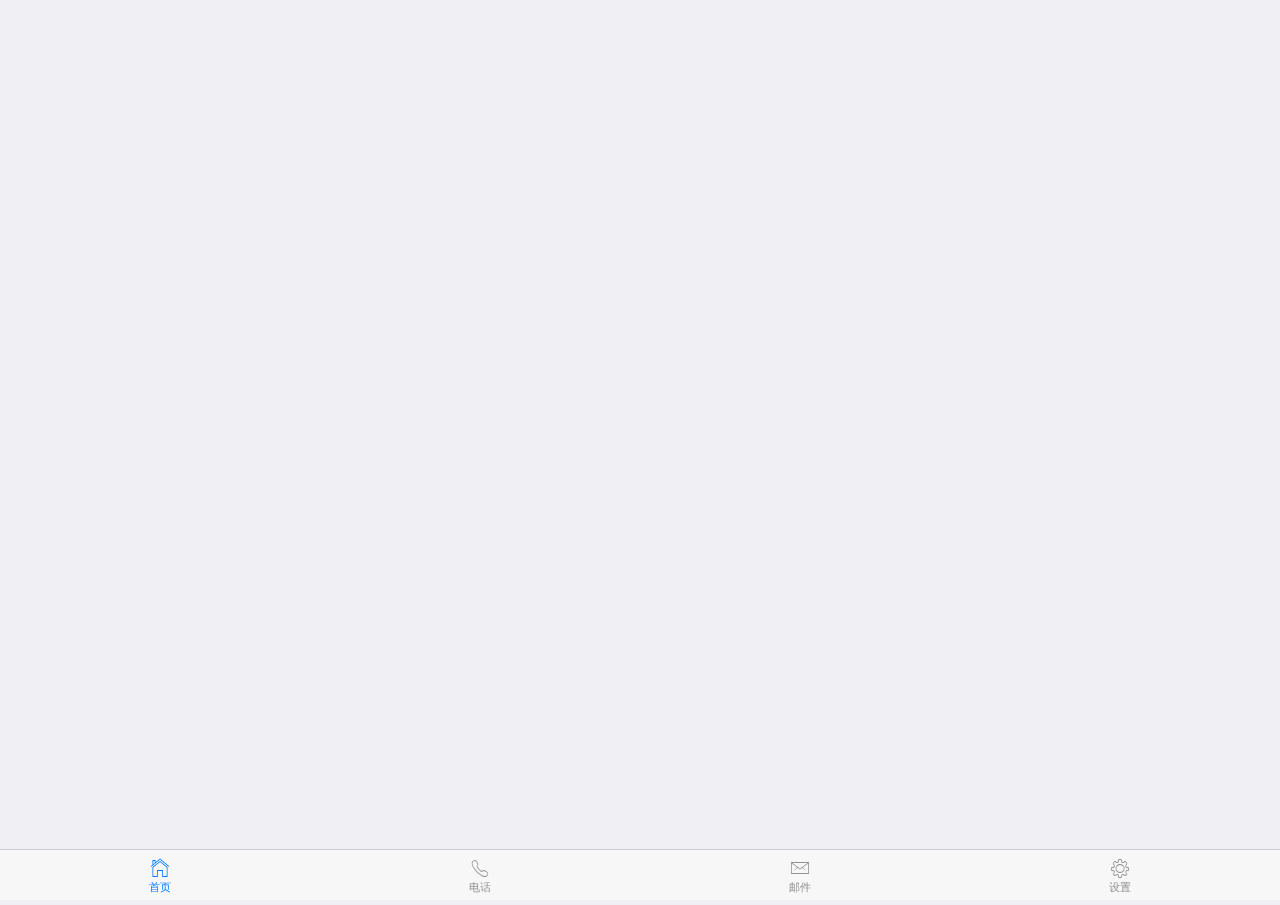
<file: goui/index.html>
<!DOCTYPE html>
<html>
<head>
    <meta charset="utf-8">
    <meta name="viewport" content="width=device-width,initial-scale=1,minimum-scale=1,maximum-scale=1,user-scalable=no" />
    <title></title>
    <script src="js/mui.min.js"></script>
    <link href="css/mui.min.css" rel="stylesheet"/>
    <link href="css/style.css" rel="stylesheet"/>
    <script type="text/javascript" charset="utf-8">
      	mui.init({
		    subpages:[{
		      url:'layout/layout.html',
		      id:'layout.html',
		      styles:{
		        //top:'45px',//mui标题栏默认高度为45px；
		        //bottom:'0px'//默认为0px，可不定义；
		      }
		    }
		    ]
		});
    </script>
</head>
<body>
</body>
</html>
</file>
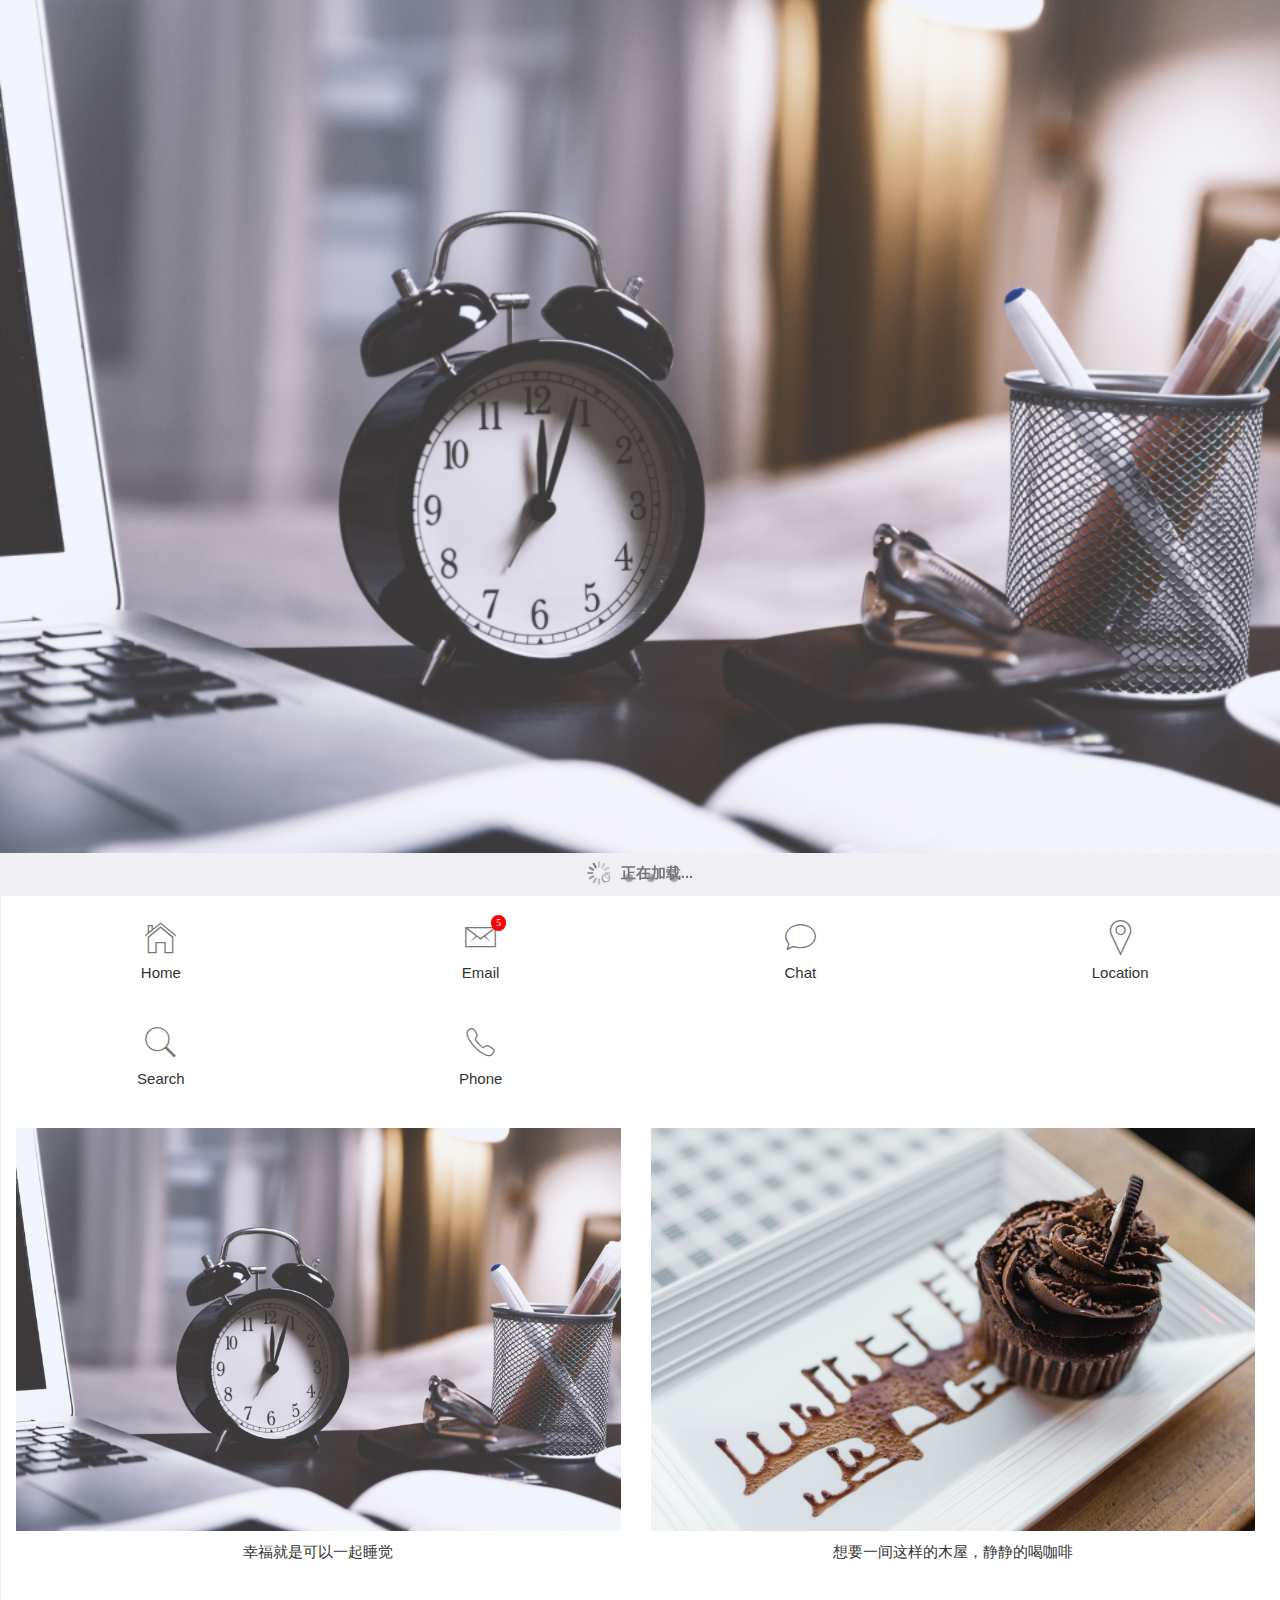
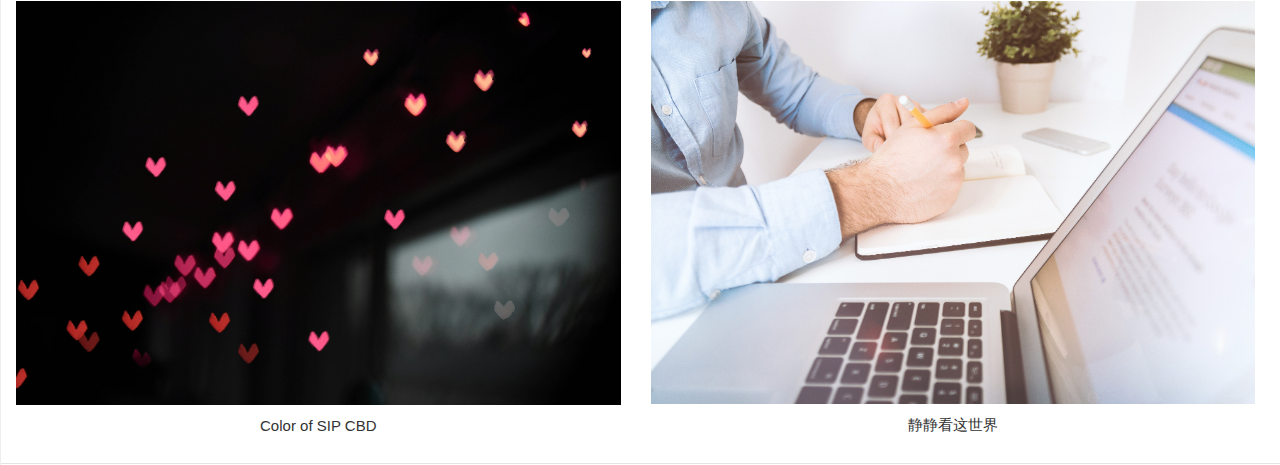
<file: goui/layout/content.html>
<!doctype html>
<html>

	<head>
		<meta charset="UTF-8">
		<title></title>
		<meta name="viewport" content="width=device-width,initial-scale=1,minimum-scale=1,maximum-scale=1,user-scalable=no" />
		<link href="../css/mui.min.css" rel="stylesheet" />
		<link href="../css/style.css" rel="stylesheet" />
	</head>

	<body>
		<div class="mui-content" id="pullrefresh">
		    <div id="slider" class="mui-slider" >
		      <div class="mui-slider-group mui-slider-loop">
		        <!-- 额外增加的一个节点(循环轮播：第一个节点是最后一张轮播) -->
		        <div class="mui-slider-item mui-slider-item-duplicate">
		          <a href="#">
		            <img src="../img/1004.jpg">
		          </a>
		        </div>
		        <!-- 第一张 -->
		        <div class="mui-slider-item">
		          <a href="#">
		            <img src="../img/1001.jpg">
		          </a>
		        </div>
		        <!-- 第二张 -->
		        <div class="mui-slider-item">
		          <a href="#">
		            <img src="../img/1002.jpg">
		          </a>
		        </div>
		        <!-- 第三张 -->
		        <div class="mui-slider-item">
		          <a href="#">
		            <img src="../img/1003.jpg">
		          </a>
		        </div>
		        <!-- 第四张 -->
		        <div class="mui-slider-item">
		          <a href="#">
		            <img src="../img/1004.jpg">
		          </a>
		        </div>
		        <!-- 额外增加的一个节点(循环轮播：最后一个节点是第一张轮播) -->
		        <div class="mui-slider-item mui-slider-item-duplicate">
		          <a href="#">
		            <img src="../img/1001.jpg">
		          </a>
		        </div>
		      </div>
		      <div class="mui-slider-indicator">
		        <div class="mui-indicator mui-active"></div>
		        <div class="mui-indicator"></div>
		        <div class="mui-indicator"></div>
		        <div class="mui-indicator"></div>
		      </div>
		    </div>
		    <div>
		    	<ul class="mui-table-view mui-grid-view mui-grid-9 tablediv">
		    	<li class="mui-table-view-cell mui-media mui-col-xs-4 mui-col-sm-3">
		    	    <a href="javascript:void(0)" onclick="detil()">
		    	        <span class="mui-icon mui-icon-home"></span>
		    	        <div class="mui-media-body">Home</div>
		    	    </a>
		    	</li>
		    	<li class="mui-table-view-cell mui-media mui-col-xs-4 mui-col-sm-3">
		    	    <a href="#">
		    	        <span class="mui-icon mui-icon-email"><span class="mui-badge mui-badge-red">5</span></span>
		    	        <div class="mui-media-body">Email</div>
		    	    </a>
		    	</li>
		    	<li class="mui-table-view-cell mui-media mui-col-xs-4 mui-col-sm-3">
		    	    <a href="#">
		    	        <span class="mui-icon mui-icon-chatbubble"></span>
		    	        <div class="mui-media-body">Chat</div>
		    	    </a>
		    	</li>
		    	<li class="mui-table-view-cell mui-media mui-col-xs-4 mui-col-sm-3">
		    	    <a href="#">
		    	        <span class="mui-icon mui-icon-location"></span>
		    	        <div class="mui-media-body">Location</div>
		    	    </a>
		    	</li>
		    	<li class="mui-table-view-cell mui-media mui-col-xs-4 mui-col-sm-3">
		    	    <a href="#">
		    	        <span class="mui-icon mui-icon-search"></span>
		    	        <div class="mui-media-body">Search</div>
		    	    </a>
		    	</li>
		    	<li class="mui-table-view-cell mui-media mui-col-xs-4 mui-col-sm-3">
		    	    <a href="#">
		    	        <span class="mui-icon mui-icon-phone"></span>
		    	        <div class="mui-media-body">Phone</div>
		    	    </a>
		    	</li>
		    	<ul class="mui-table-view mui-grid-view tablediv">
		        <li class="mui-table-view-cell mui-media mui-col-xs-6">
		            <a href="#">
		                <img class="mui-media-object" src="../img/1001.jpg">
		                <div class="mui-media-body">幸福就是可以一起睡觉</div></a></li>
		        <li class="mui-table-view-cell mui-media mui-col-xs-6">
		            <a href="#">
		                <img class="mui-media-object" src="../img/1003.jpg">
		                <div class="mui-media-body">想要一间这样的木屋，静静的喝咖啡</div></a></li>
		        <li class="mui-table-view-cell mui-media mui-col-xs-6">
		            <a href="#"><img class="mui-media-object" src="../img/1002.jpg">
		                <div class="mui-media-body">Color of SIP CBD</div></a></li>
		        <li class="mui-table-view-cell mui-media mui-col-xs-6">
		            <a href="#">
		                <img class="mui-media-object" src="../img/1004.jpg">
		                <div class="mui-media-body">静静看这世界</div></a></li>
		    </ul>
		    	</ul>
		    </div>
		    <div>
		    	

		    </div>
		    </div>
		<script src="../js/mui.min.js"></script>
		<script type="text/javascript">
			//获得slider插件对象
			var gallery = mui('.mui-slider');
			gallery.slider({
				interval:5000//自动轮播周期，若为0则不自动播放，默认为0；
			});
			mui.init({
				pullRefresh: {
					container: '#pullrefresh',
					down: {
						callback: pulldownRefresh
					},
					up: {
						contentrefresh: '正在加载...',
						contentnomore:'没有更多数据了',//可选，请求完毕若没有更多数据时显示的提醒内容
						callback: pullupRefresh
					}
				}
			});
			
			/**
			 * 下拉刷新具体业务实现
			 */
			function pulldownRefresh() {
				setTimeout(function() {
					var table = document.body.querySelector('.mui-table-view');
					var cells = document.body.querySelectorAll('.mui-table-view-cell');
					for (var i = cells.length, len = i + 3; i < len; i++) {
						var li = document.createElement('li');
						li.className = 'mui-table-view-cell';
						li.innerHTML = '<a class="mui-navigate-right">Item ' + (i + 1) + '</a>';
						//下拉刷新，新纪录插到最前面；
						//table.insertBefore(li, table.firstChild);
					}
					mui('#pullrefresh').pullRefresh().endPulldownToRefresh(); //refresh completed
				}, 1500);
			}
			var count = 0;
			/**
			 * 上拉加载具体业务实现
			 */
			function pullupRefresh() {
				setTimeout(function() {
					var isNoMore = ++count > 2;
					if(isNoMore){
						mui('#pullrefresh').pullRefresh().disablePullupToRefresh();
						/*setTimeout(function(){
						    mui('#pullrefresh').pullRefresh().disablePullupToRefresh();
						}, 1000); // 显示“没有更多了”2s后执行：关闭向下加载更多功能（直接隐藏了“没有更多”）*/
					}
					mui('#pullrefresh').pullRefresh().endPullupToRefresh(isNoMore); //参数为true代表没有更多数据了。
					var table = document.body.querySelector('.mui-table-view');
					var cells = document.body.querySelectorAll('.mui-table-view-cell');
					for (var i = cells.length, len = i + 20; i < len; i++) {
						var li = document.createElement('li');
						li.className = 'mui-table-view-cell';
						li.innerHTML = '<a class="mui-navigate-right">Item ' + (i + 1) + '</a>';
						table.appendChild(li);
					}
				}, 1500);
			}
			if (mui.os.plus) {
				mui.plusReady(function() {
					setTimeout(function() {
						mui('#pullrefresh').pullRefresh().pullupLoading();
					}, 1000);

				});
			} else {
				mui.ready(function() {
					mui('#pullrefresh').pullRefresh().pullupLoading();
				});
			}

			function detil() {
				var titleNView = {
					backgroundColor: '#FFFFFF', //导航栏背景色
					titleText: '详情', //导航栏标题
					titleColor: '#000000', //文字颜色
					type: 'transparent', //透明渐变样式
					autoBackButton: true, //自动绘制返回箭头
					splitLine: { //底部分割线
						//color:'#cccccc'
					}
				}
				mui.openWindow({
					url: 'detil.html',
					id: 'detil',
					styles: { // 窗口参数 参考5+规范中的WebviewStyle,也就是说WebviewStyle下的参数都可以在此设置
						titleNView: titleNView
					}
				});
			}
		</script>
	</body>

</html>
</file>
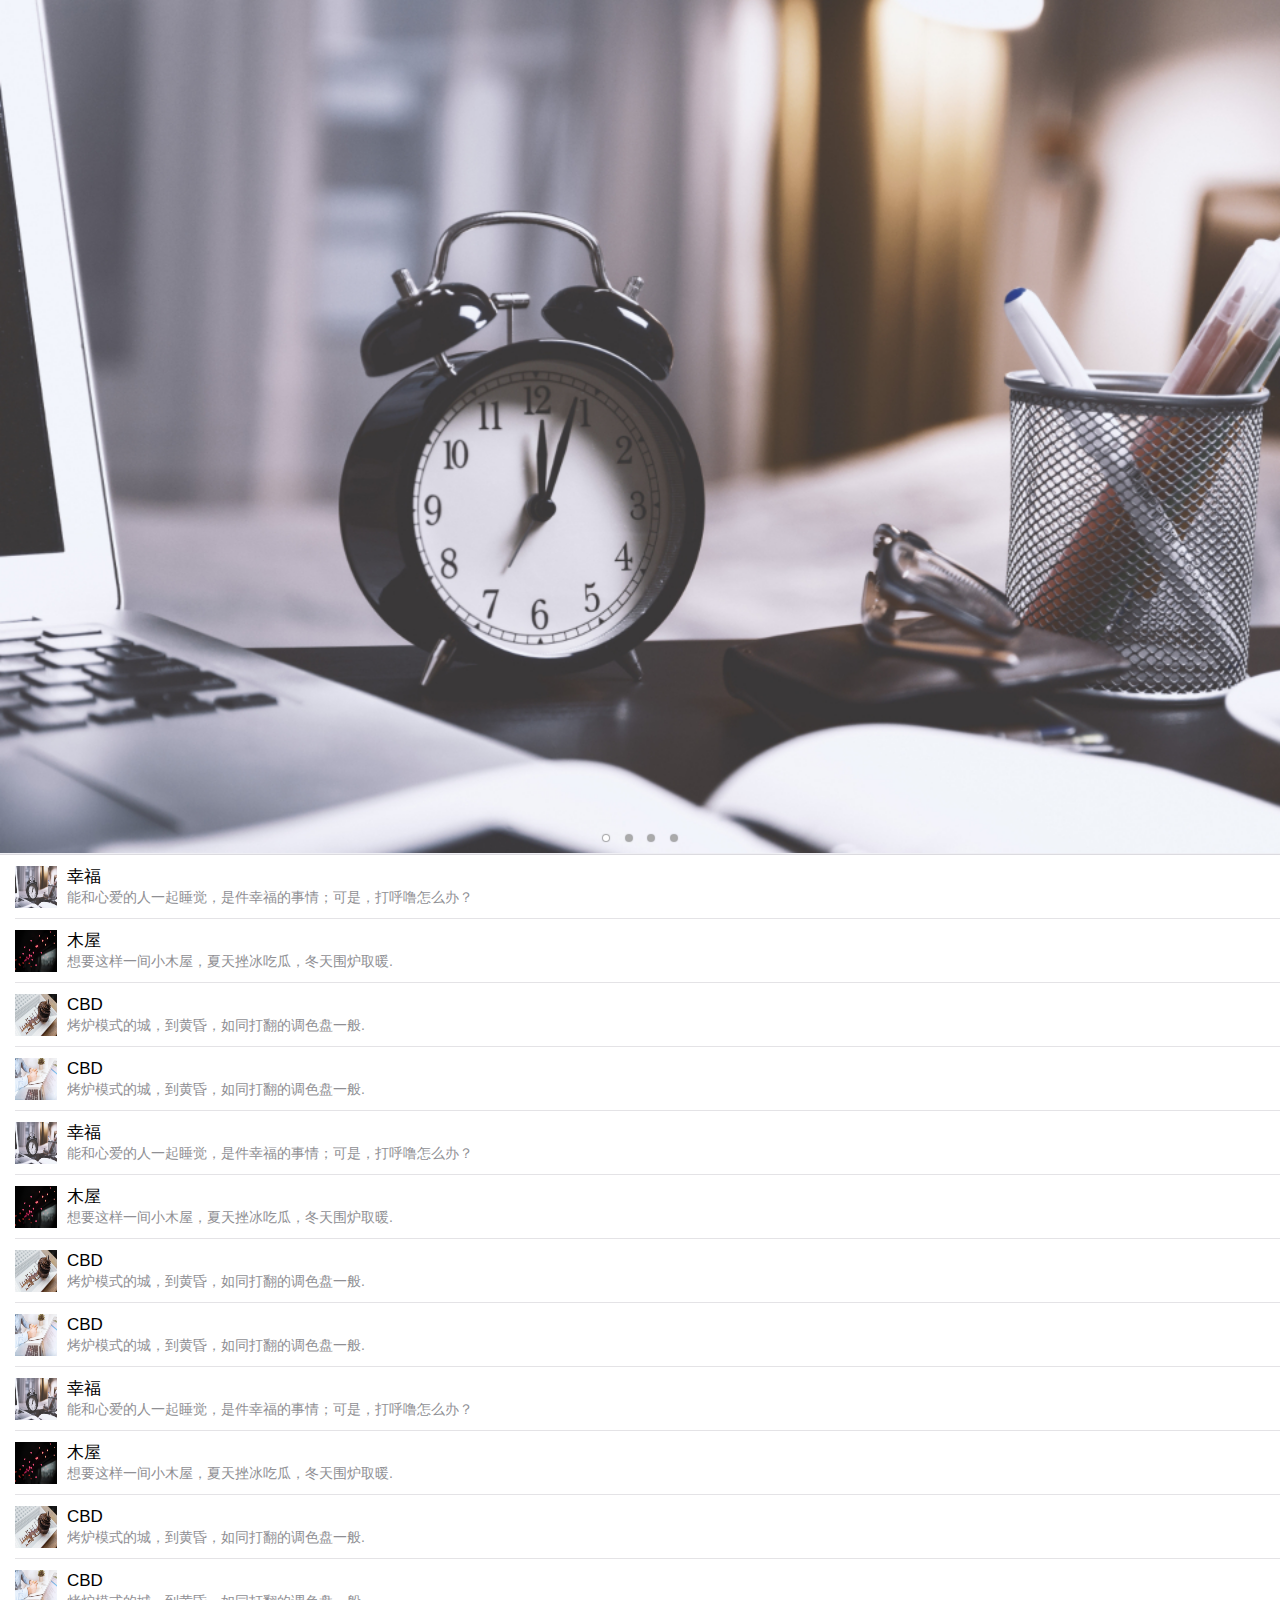
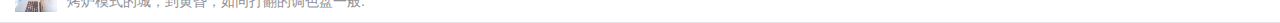
<file: goui/layout/detil.html>
<!doctype html>
<html>

	<head>
		<meta charset="UTF-8">
		<title></title>
		<meta name="viewport" content="width=device-width,initial-scale=1,minimum-scale=1,maximum-scale=1,user-scalable=no" />
		<link href="../css/mui.min.css" rel="stylesheet" />
	</head>

	<body>
		<div id="slider" class="mui-slider" >
		      <div class="mui-slider-group mui-slider-loop">
		        <!-- 额外增加的一个节点(循环轮播：第一个节点是最后一张轮播) -->
		        <div class="mui-slider-item mui-slider-item-duplicate">
		          <a href="#">
		            <img src="../img/1004.jpg">
		          </a>
		        </div>
		        <!-- 第一张 -->
		        <div class="mui-slider-item">
		          <a href="#">
		            <img src="../img/1001.jpg">
		          </a>
		        </div>
		        <!-- 第二张 -->
		        <div class="mui-slider-item">
		          <a href="#">
		            <img src="../img/1002.jpg">
		          </a>
		        </div>
		        <!-- 第三张 -->
		        <div class="mui-slider-item">
		          <a href="#">
		            <img src="../img/1003.jpg">
		          </a>
		        </div>
		        <!-- 第四张 -->
		        <div class="mui-slider-item">
		          <a href="#">
		            <img src="../img/1004.jpg">
		          </a>
		        </div>
		        <!-- 额外增加的一个节点(循环轮播：最后一个节点是第一张轮播) -->
		        <div class="mui-slider-item mui-slider-item-duplicate">
		          <a href="#">
		            <img src="../img/1001.jpg">
		          </a>
		        </div>
		      </div>
		      <div class="mui-slider-indicator">
		        <div class="mui-indicator mui-active"></div>
		        <div class="mui-indicator"></div>
		        <div class="mui-indicator"></div>
		        <div class="mui-indicator"></div>
		      </div>
		    </div>
		<ul class="mui-table-view">
		    <li class="mui-table-view-cell mui-media">
		        <a href="javascript:;">
		            <img class="mui-media-object mui-pull-left" src="../img/1001.jpg">
		            <div class="mui-media-body">
		                幸福
		                <p class="mui-ellipsis">能和心爱的人一起睡觉，是件幸福的事情；可是，打呼噜怎么办？</p>
		            </div>
		        </a>
		    </li>
		    <li class="mui-table-view-cell mui-media">
		        <a href="javascript:;">
		            <img class="mui-media-object mui-pull-left" src="../img/1002.jpg">
		            <div class="mui-media-body">
		                木屋
		                <p class="mui-ellipsis">想要这样一间小木屋，夏天挫冰吃瓜，冬天围炉取暖.</p>
		            </div>
		        </a>
		    </li>
		    <li class="mui-table-view-cell mui-media">
		        <a href="javascript:;">
		            <img class="mui-media-object mui-pull-left" src="../img/1003.jpg">
		            <div class="mui-media-body">
		                CBD
		                <p class="mui-ellipsis">烤炉模式的城，到黄昏，如同打翻的调色盘一般.</p>
		            </div>
		        </a>
		    </li>
		    <li class="mui-table-view-cell mui-media">
		        <a href="javascript:;">
		            <img class="mui-media-object mui-pull-left" src="../img/1004.jpg">
		            <div class="mui-media-body">
		                CBD
		                <p class="mui-ellipsis">烤炉模式的城，到黄昏，如同打翻的调色盘一般.</p>
		            </div>
		        </a>
		    </li>
		    <li class="mui-table-view-cell mui-media">
		        <a href="javascript:;">
		            <img class="mui-media-object mui-pull-left" src="../img/1001.jpg">
		            <div class="mui-media-body">
		                幸福
		                <p class="mui-ellipsis">能和心爱的人一起睡觉，是件幸福的事情；可是，打呼噜怎么办？</p>
		            </div>
		        </a>
		    </li>
		    <li class="mui-table-view-cell mui-media">
		        <a href="javascript:;">
		            <img class="mui-media-object mui-pull-left" src="../img/1002.jpg">
		            <div class="mui-media-body">
		                木屋
		                <p class="mui-ellipsis">想要这样一间小木屋，夏天挫冰吃瓜，冬天围炉取暖.</p>
		            </div>
		        </a>
		    </li>
		    <li class="mui-table-view-cell mui-media">
		        <a href="javascript:;">
		            <img class="mui-media-object mui-pull-left" src="../img/1003.jpg">
		            <div class="mui-media-body">
		                CBD
		                <p class="mui-ellipsis">烤炉模式的城，到黄昏，如同打翻的调色盘一般.</p>
		            </div>
		        </a>
		    </li>
		    <li class="mui-table-view-cell mui-media">
		        <a href="javascript:;">
		            <img class="mui-media-object mui-pull-left" src="../img/1004.jpg">
		            <div class="mui-media-body">
		                CBD
		                <p class="mui-ellipsis">烤炉模式的城，到黄昏，如同打翻的调色盘一般.</p>
		            </div>
		        </a>
		    </li>
		    <li class="mui-table-view-cell mui-media">
		        <a href="javascript:;">
		            <img class="mui-media-object mui-pull-left" src="../img/1001.jpg">
		            <div class="mui-media-body">
		                幸福
		                <p class="mui-ellipsis">能和心爱的人一起睡觉，是件幸福的事情；可是，打呼噜怎么办？</p>
		            </div>
		        </a>
		    </li>
		    <li class="mui-table-view-cell mui-media">
		        <a href="javascript:;">
		            <img class="mui-media-object mui-pull-left" src="../img/1002.jpg">
		            <div class="mui-media-body">
		                木屋
		                <p class="mui-ellipsis">想要这样一间小木屋，夏天挫冰吃瓜，冬天围炉取暖.</p>
		            </div>
		        </a>
		    </li>
		    <li class="mui-table-view-cell mui-media">
		        <a href="javascript:;">
		            <img class="mui-media-object mui-pull-left" src="../img/1003.jpg">
		            <div class="mui-media-body">
		                CBD
		                <p class="mui-ellipsis">烤炉模式的城，到黄昏，如同打翻的调色盘一般.</p>
		            </div>
		        </a>
		    </li>
		    <li class="mui-table-view-cell mui-media">
		        <a href="javascript:;">
		            <img class="mui-media-object mui-pull-left" src="../img/1004.jpg">
		            <div class="mui-media-body">
		                CBD
		                <p class="mui-ellipsis">烤炉模式的城，到黄昏，如同打翻的调色盘一般.</p>
		            </div>
		        </a>
		    </li>
		</ul>
		<script src="../js/mui.min.js"></script>
		<script type="text/javascript">
			mui.init()
			 mui.plusReady(function(){  
//              var self=plus.webview.currentWebview();  
//              console.log(JSON.stringify(self))   
                var old_back = mui.back;  
                mui.back = function() {  
                    var wobj = plus.webview.getWebviewById("content");//注意 HBuilder 是   1.html 的 ID  你如果1.html 有ID   要替换掉HBuilder，  
                    plus.webview.show(wobj,"slide-in-left"); // 显示窗口
                    //wobj.reload(true);  
                    old_back()  
                }     
            });  
			/*window.onload = function(){
			  //从服务器获取数据
			  //业务数据获取完毕，并已插入当前页面DOM；
			  //注意：若为ajax请求，则需将如下代码放在处理完ajax响应数据之后；
			  mui.plusReady(function(){
			    //关闭等待框
			    plus.nativeUI.closeWaiting();
			    //显示当前页面
			    mui.currentWebview.show();
			  });
			}*/
		</script>
	</body>

</html>
</file>
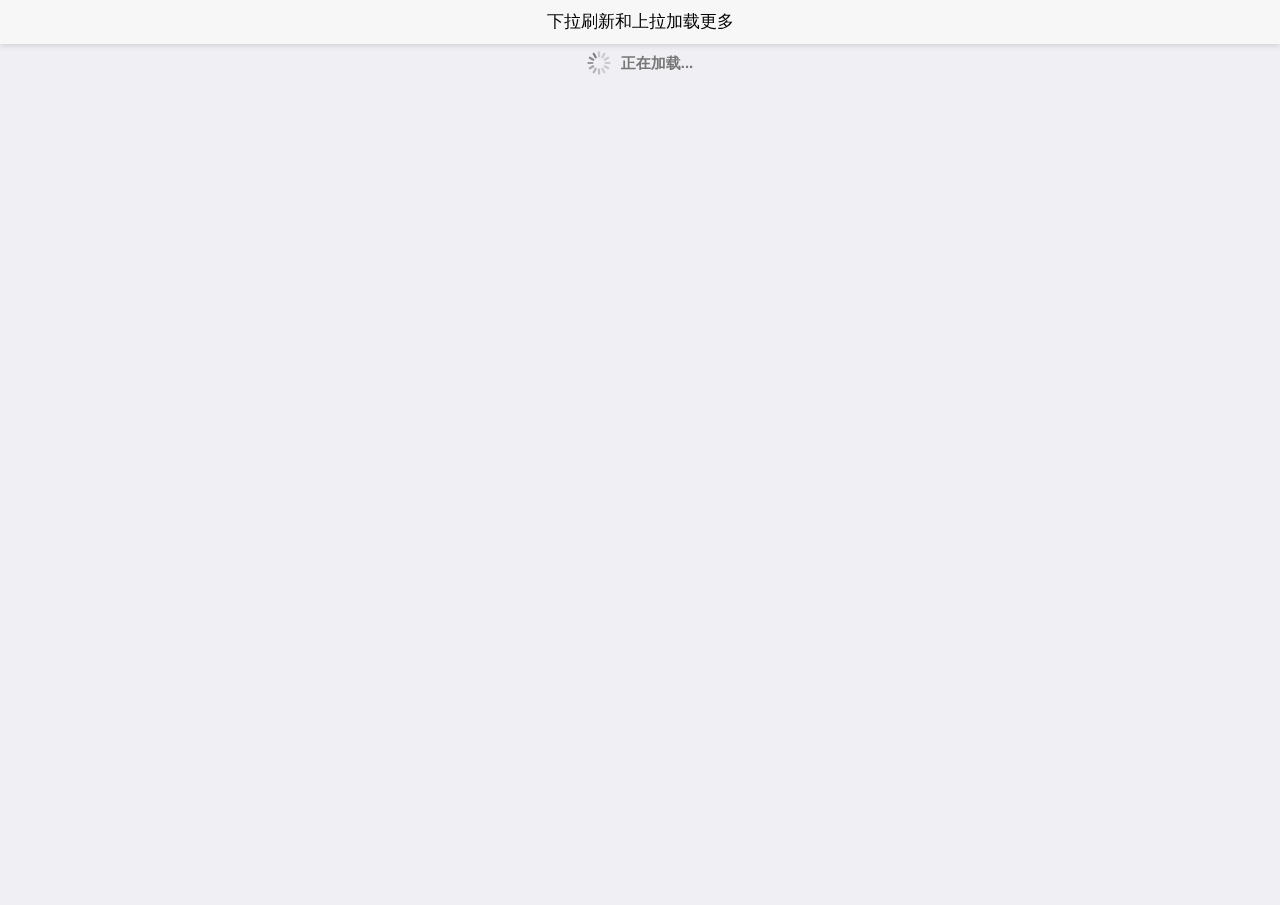
<file: goui/layout/pullrefresh_main.html>
<!DOCTYPE html>
<html>
	<head>
		<meta charset="utf-8">
		<title></title>
		<meta name="viewport" content="width=device-width, initial-scale=1,maximum-scale=1,user-scalable=no">
		<meta name="apple-mobile-web-app-capable" content="yes">
		<meta name="apple-mobile-web-app-status-bar-style" content="black">

		<link rel="stylesheet" href="../css/mui.min.css">
	</head>

	<body>
		<header class="mui-bar mui-bar-nav">
			<h1 id="title" class="mui-title">下拉刷新和上拉加载更多</h1>
		</header>
		<div class="mui-content"></div>
	</body>
	<script src="../js/mui.min.js"></script>
	<script type="text/javascript">
		//启用双击监听
		mui.init({
			gestureConfig:{
				doubletap:true
			},
			subpages:[{ 
				url:'pullrefresh_sub.html',
				id:'pullrefresh_sub.html',
				styles:{
					top: '45px',
					bottom: '0px', 
				}
			}] 
		});
	
		var contentWebview = null;
		document.querySelector('header').addEventListener('doubletap',function () {
			if(contentWebview==null){
				contentWebview = plus.webview.currentWebview().children()[0];
			}
			contentWebview.evalJS("mui('#pullrefresh').pullRefresh().scrollTo(0,0,100)");
		});
	</script>

</html>
</file>
<file: goui/css/style.css>
.mui-pull-top-pocket{
	background: red;
}
.tablediv{
	background-color: white!important;
}
.tablediv li{
	border-bottom: none !important;
	border-right: none !important;
}
.mui-table-view:before{
	height: 0px;;
}
</file>
